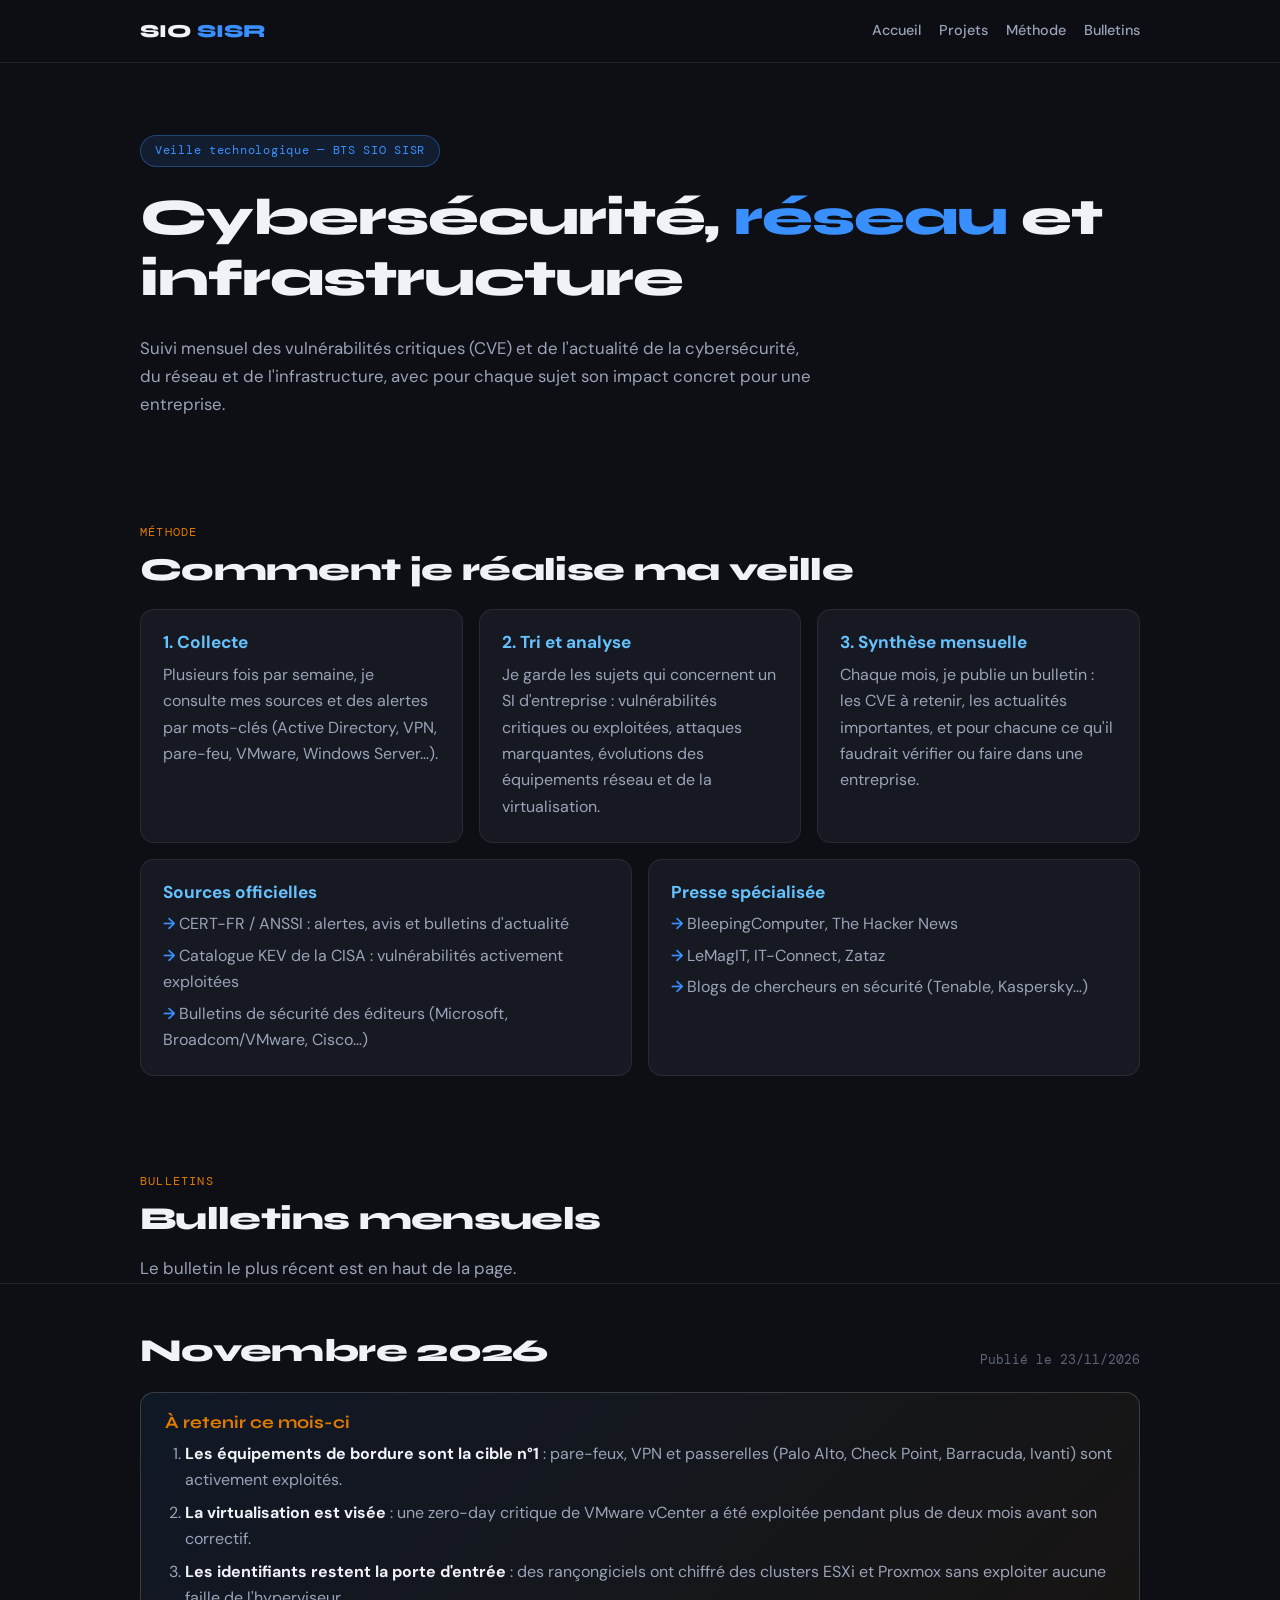
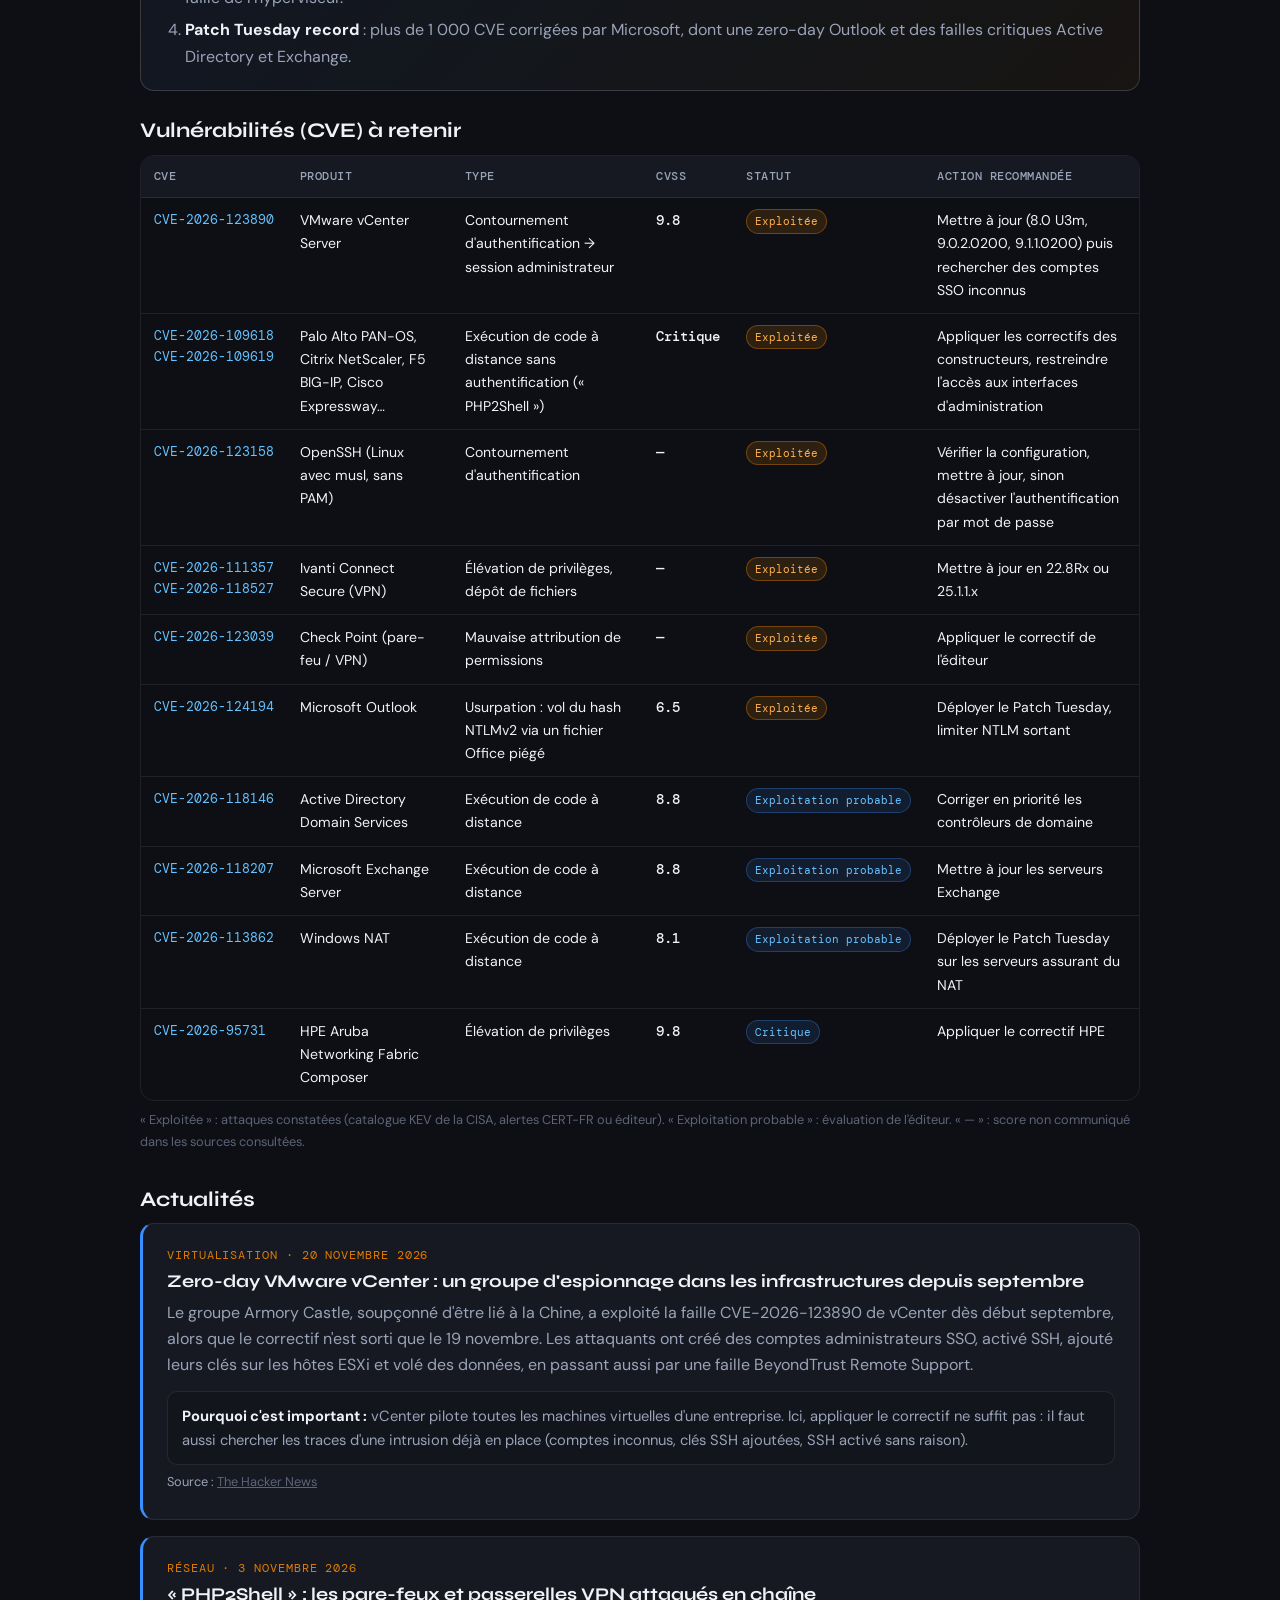
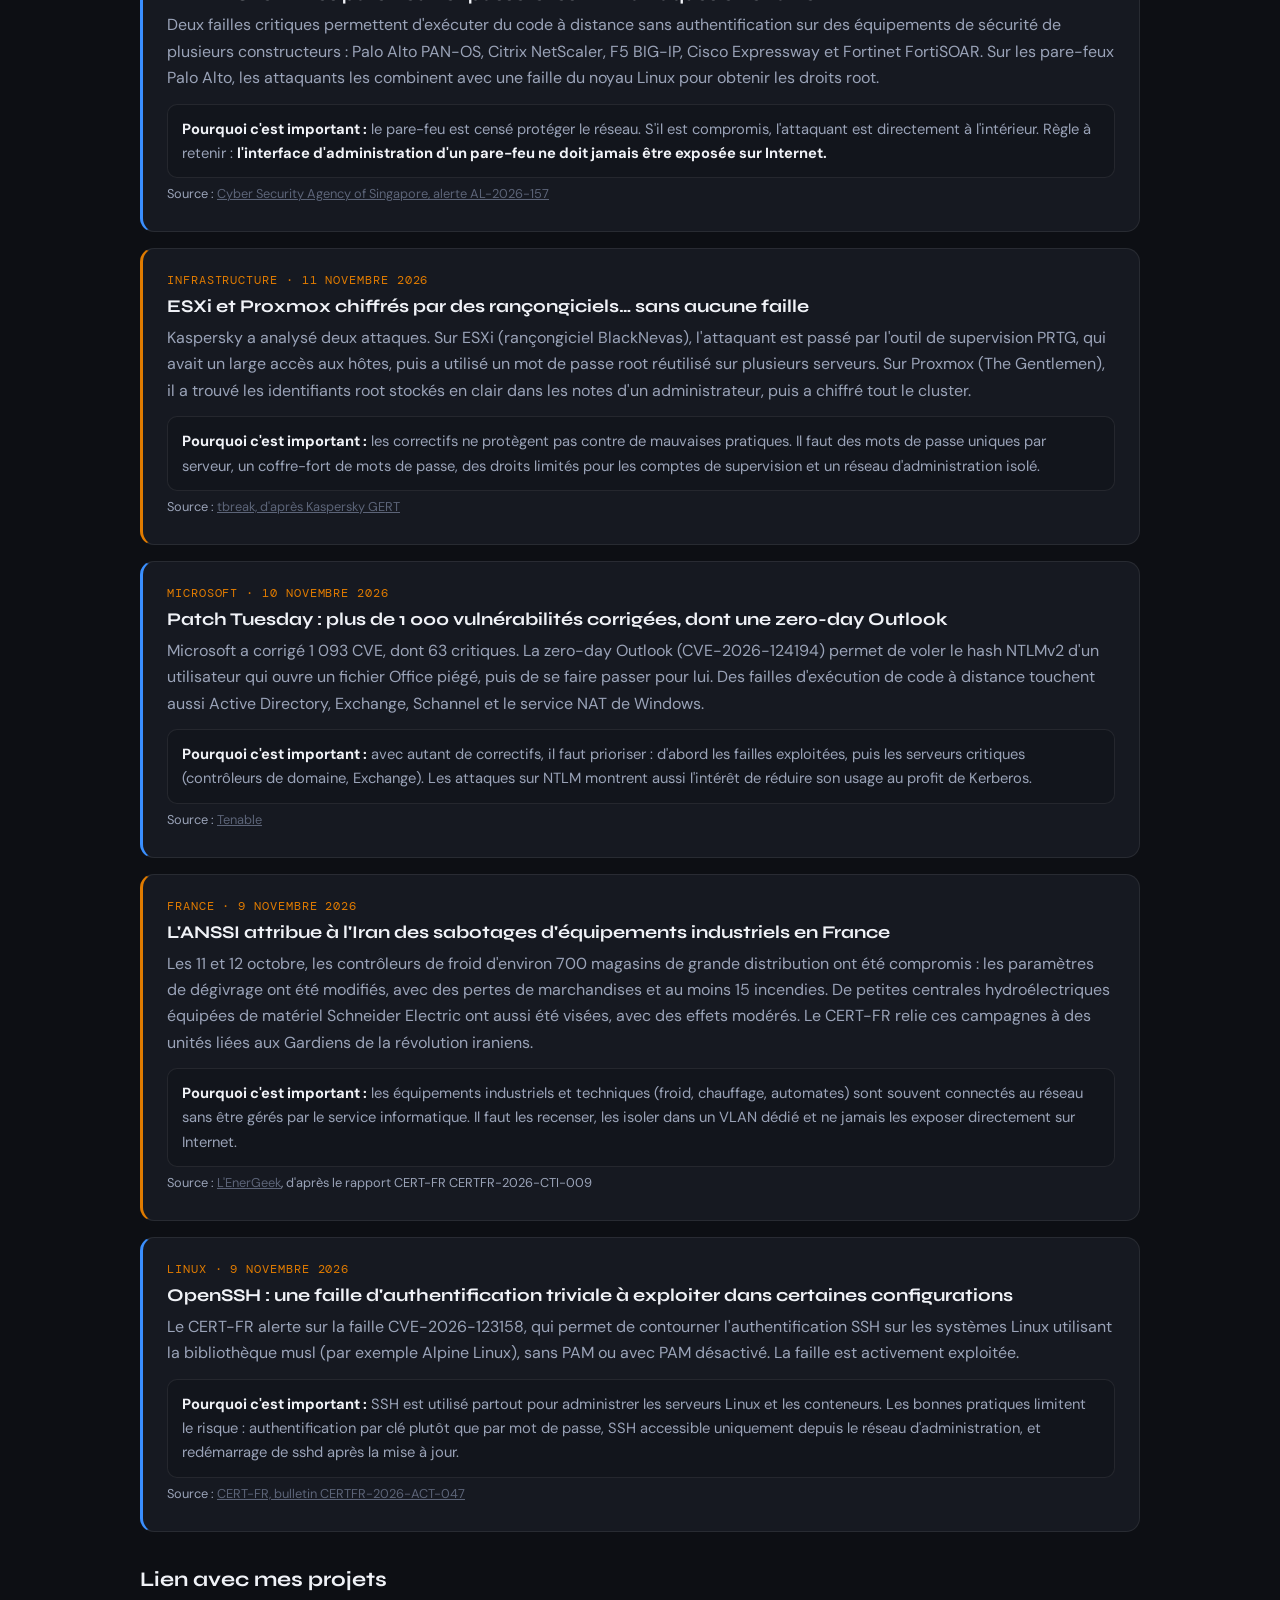
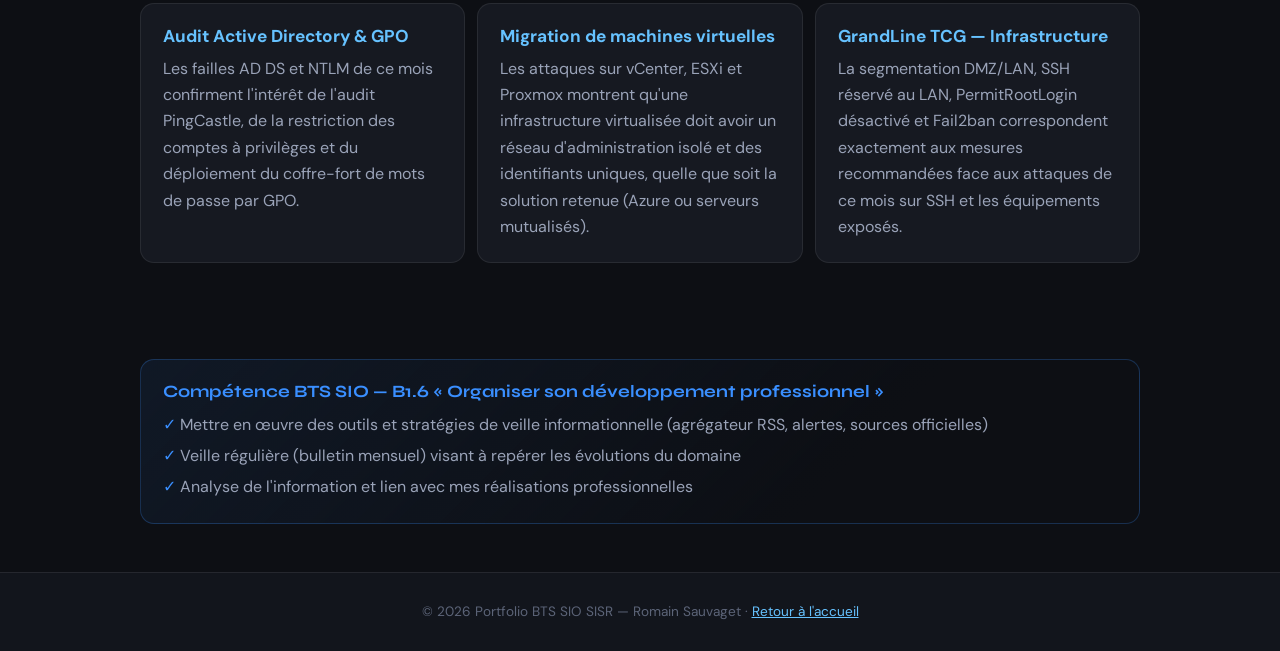
<file: veille.html>
<!DOCTYPE html>
<html lang="fr">
<head>
<meta charset="UTF-8">
<meta name="viewport" content="width=device-width, initial-scale=1.0">
<title>Veille technologique — Romain Sauvaget</title>
<meta name="description" content="Veille technologique BTS SIO SISR : vulnérabilités (CVE), cybersécurité, réseau et infrastructure.">
<link rel="preconnect" href="https://fonts.googleapis.com">
<link rel="preconnect" href="https://fonts.gstatic.com" crossorigin>
<link href="https://fonts.googleapis.com/css2?family=DM+Sans:wght@400;500;600&family=DM+Mono:wght@400;500&family=Syne:wght@700;800&display=swap" rel="stylesheet">
<style>
/* Palette adaptée aux daltoniens : bleu + orange + neutres */
:root{--bg:#0D0F14;--bg2:#12151C;--card:#161921;--card2:#1E2230;--border:rgba(255,255,255,.08);--border2:rgba(255,255,255,.16);--text:#F0F2F7;--muted:#9AA3B8;--dim:#5C6478;--accent:#3A8FFF;--accent3:#66C2FF;--accent2:#E07B00;--r:14px;--ff-head:"Syne",sans-serif;--ff-body:"DM Sans",system-ui,sans-serif;--ff-mono:"DM Mono",ui-monospace,monospace}
*{box-sizing:border-box}html{scroll-behavior:smooth}
body{margin:0;background:var(--bg);color:var(--text);font-family:var(--ff-body);line-height:1.65;overflow-x:hidden}
a{color:var(--accent3)}a:hover{color:#fff}
.container{width:min(1000px,100% - 32px);margin-inline:auto}
nav{position:sticky;top:0;z-index:10;background:rgba(13,15,20,.92);backdrop-filter:blur(14px);border-bottom:1px solid var(--border)}
nav .container{display:flex;align-items:center;justify-content:space-between;height:62px;gap:12px}
.logo{font-family:var(--ff-head);font-weight:800;font-size:1.15rem;color:var(--text);text-decoration:none}.logo span{color:var(--accent)}
.nav-links{display:flex;gap:18px;flex-wrap:wrap}.nav-links a{color:var(--muted);text-decoration:none;font-size:.9rem;font-weight:500}.nav-links a:hover{color:var(--text)}
header.hero{padding:72px 0 40px}
.tag{display:inline-block;font-family:var(--ff-mono);font-size:.75rem;letter-spacing:.06em;color:var(--accent);background:rgba(58,143,255,.12);border:1px solid rgba(58,143,255,.35);border-radius:99px;padding:5px 14px;margin-bottom:20px}
h1,h2,h3{line-height:1.2;margin:0 0 .5em}
h1,h2{font-family:var(--ff-head);font-weight:800;letter-spacing:-.02em}
h1{font-size:clamp(2rem,5vw,3.2rem)}h1 span{color:var(--accent)}
h2{font-size:clamp(1.5rem,3vw,2rem)}
h3{font-size:1.08rem}
.lead{color:var(--muted);font-size:1.05rem;max-width:680px}
.sec-tag{font-family:var(--ff-mono);font-size:.75rem;color:var(--accent2);letter-spacing:.1em;text-transform:uppercase;margin-bottom:.5rem}
section{padding:48px 0}
.grid{display:grid;gap:16px;grid-template-columns:repeat(auto-fit,minmax(260px,1fr))}
.card{background:var(--card);border:1px solid var(--border);border-radius:var(--r);padding:22px}
.card p{margin:.4em 0 0;color:var(--muted)}
.card h3{color:var(--accent3)}
ul.arrow{list-style:none;padding:0;margin:.5em 0 0;display:grid;gap:5px;color:var(--muted)}
ul.arrow li::before{content:"→ ";color:var(--accent);font-weight:600}
.bulletin{border-top:1px solid var(--border)}
.bulletin-head{display:flex;justify-content:space-between;align-items:flex-end;gap:12px;flex-wrap:wrap;margin-bottom:22px}
.bulletin-head .date{font-family:var(--ff-mono);font-size:.8rem;color:var(--dim)}
.keypoints{background:linear-gradient(135deg,rgba(58,143,255,.08),rgba(224,123,0,.05));border:1px solid var(--border2);border-radius:var(--r);padding:20px 24px;margin-bottom:28px}
.keypoints h3{font-family:var(--ff-head);color:var(--accent2);margin-bottom:.4em}
.keypoints ol{margin:0;padding-left:20px;color:var(--muted);display:grid;gap:6px}
.keypoints strong{color:var(--text)}
.table-wrap{overflow-x:auto;border:1px solid var(--border);border-radius:var(--r);margin-bottom:8px}
table{width:100%;border-collapse:collapse;font-size:.88rem;min-width:760px}
th,td{padding:11px 13px;border-bottom:1px solid var(--border);text-align:left;vertical-align:top}
th{background:var(--card);color:var(--muted);font-family:var(--ff-mono);font-size:.74rem;font-weight:500;letter-spacing:.04em;text-transform:uppercase}
tr:last-child td{border-bottom:0}
td.cve{font-family:var(--ff-mono);font-size:.8rem;white-space:nowrap;color:var(--accent3)}
td.score{font-family:var(--ff-mono);font-weight:500;white-space:nowrap}
.pill{display:inline-block;font-family:var(--ff-mono);font-size:.7rem;padding:2px 8px;border-radius:99px;white-space:nowrap}
.pill.exploit{background:rgba(224,123,0,.16);color:#FFB04D;border:1px solid rgba(224,123,0,.4)}
.pill.risk{background:rgba(58,143,255,.12);color:var(--accent3);border:1px solid rgba(58,143,255,.3)}
.note{font-size:.8rem;color:var(--dim);margin:6px 0 0}
.news{display:grid;gap:16px;margin-top:8px}
.item{background:var(--card);border:1px solid var(--border);border-left:3px solid var(--accent);border-radius:var(--r);padding:22px 24px}
.item.orange{border-left-color:var(--accent2)}
.item .meta{font-family:var(--ff-mono);font-size:.72rem;color:var(--accent2);text-transform:uppercase;letter-spacing:.08em;margin-bottom:6px}
.item h3{font-family:var(--ff-head);font-size:1.12rem;margin-bottom:.4em}
.item p{margin:.4em 0;color:var(--muted)}
.why{margin-top:12px;padding:12px 14px;background:var(--bg2);border-radius:10px;border:1px solid var(--border);font-size:.92rem;color:var(--muted)}
.why b{color:var(--text)}
.src{font-size:.8rem;color:var(--dim);margin-top:10px}
.src a{color:var(--dim)}
.links{display:grid;gap:12px;grid-template-columns:repeat(auto-fit,minmax(280px,1fr))}
.bts{background:linear-gradient(135deg,rgba(58,143,255,.08),var(--bg) 70%);border:1px solid rgba(58,143,255,.25);border-radius:var(--r);padding:22px}
.bts h3{color:var(--accent);font-family:var(--ff-head)}
.bts ul{list-style:none;padding:0;margin:.5em 0 0;display:grid;gap:5px;color:var(--muted)}
.bts li::before{content:"✓ ";color:var(--accent);font-weight:700}
ol.sources{color:var(--muted);font-size:.85rem;padding-left:20px;display:grid;gap:4px}
footer{border-top:1px solid var(--border);padding:28px 0;text-align:center;color:var(--dim);font-size:.85rem;background:var(--bg2)}
@media(max-width:600px){header.hero{padding:48px 0 24px}.item{padding:18px}}
</style>
</head>
<body>
<nav>
  <div class="container">
    <a class="logo" href="index.html">SIO <span>SISR</span></a>
    <div class="nav-links">
      <a href="index.html">Accueil</a>
      <a href="index.html#projets">Projets</a>
      <a href="#methode">Méthode</a>
      <a href="#bulletins">Bulletins</a>
    </div>
  </div>
</nav>

<header class="hero">
  <div class="container">
    <span class="tag">Veille technologique — BTS SIO SISR</span>
    <h1>Cybersécurité, <span>réseau</span> et infrastructure</h1>
    <p class="lead">Suivi mensuel des vulnérabilités critiques (CVE) et de l'actualité de la cybersécurité, du réseau et de l'infrastructure, avec pour chaque sujet son impact concret pour une entreprise.</p>
  </div>
</header>

<!-- ===================== MÉTHODE ===================== -->
<section id="methode">
  <div class="container">
    <div class="sec-tag">Méthode</div>
    <h2>Comment je réalise ma veille</h2>
    <div class="grid" style="margin-top:20px">
      <div class="card">
        <h3>1. Collecte</h3>
        <p>Plusieurs fois par semaine, je consulte mes sources et des alertes par mots-clés (Active Directory, VPN, pare-feu, VMware, Windows Server…).</p>
      </div>
      <div class="card">
        <h3>2. Tri et analyse</h3>
        <p>Je garde les sujets qui concernent un SI d'entreprise : vulnérabilités critiques ou exploitées, attaques marquantes, évolutions des équipements réseau et de la virtualisation.</p>
      </div>
      <div class="card">
        <h3>3. Synthèse mensuelle</h3>
        <p>Chaque mois, je publie un bulletin : les CVE à retenir, les actualités importantes, et pour chacune ce qu'il faudrait vérifier ou faire dans une entreprise.</p>
      </div>
    </div>
    <div class="grid" style="margin-top:16px">
      <div class="card">
        <h3>Sources officielles</h3>
        <ul class="arrow">
          <li>CERT-FR / ANSSI : alertes, avis et bulletins d'actualité</li>
          <li>Catalogue KEV de la CISA : vulnérabilités activement exploitées</li>
          <li>Bulletins de sécurité des éditeurs (Microsoft, Broadcom/VMware, Cisco…)</li>
        </ul>
      </div>
      <div class="card">
        <h3>Presse spécialisée</h3>
        <ul class="arrow">
          <li>BleepingComputer, The Hacker News</li>
          <li>LeMagIT, IT-Connect, Zataz</li>
          <li>Blogs de chercheurs en sécurité (Tenable, Kaspersky…)</li>
        </ul>
      </div>
    </div>
  </div>
</section>

<!-- ===================== BULLETINS ===================== -->
<section id="bulletins" style="padding-bottom:0">
  <div class="container">
    <div class="sec-tag">Bulletins</div>
    <h2>Bulletins mensuels</h2>
    <p class="lead" style="margin-bottom:0">Le bulletin le plus récent est en haut de la page.</p>
  </div>
</section>

<!-- ===== Bulletin : novembre 2026 ===== -->
<section class="bulletin" id="2026-11">
  <div class="container">
    <div class="bulletin-head">
      <h2 style="margin:0">Novembre 2026</h2>
      <span class="date">Publié le 23/11/2026</span>
    </div>

    <div class="keypoints">
      <h3>À retenir ce mois-ci</h3>
      <ol>
        <li><strong>Les équipements de bordure sont la cible n°1</strong> : pare-feux, VPN et passerelles (Palo Alto, Check Point, Barracuda, Ivanti) sont activement exploités.</li>
        <li><strong>La virtualisation est visée</strong> : une zero-day critique de VMware vCenter a été exploitée pendant plus de deux mois avant son correctif.</li>
        <li><strong>Les identifiants restent la porte d'entrée</strong> : des rançongiciels ont chiffré des clusters ESXi et Proxmox sans exploiter aucune faille de l'hyperviseur.</li>
        <li><strong>Patch Tuesday record</strong> : plus de 1 000 CVE corrigées par Microsoft, dont une zero-day Outlook et des failles critiques Active Directory et Exchange.</li>
      </ol>
    </div>

    <h3 style="font-family:var(--ff-head);font-size:1.3rem;margin-top:8px">Vulnérabilités (CVE) à retenir</h3>
    <div class="table-wrap">
      <table>
        <thead><tr><th>CVE</th><th>Produit</th><th>Type</th><th>CVSS</th><th>Statut</th><th>Action recommandée</th></tr></thead>
        <tbody>
          <tr><td class="cve">CVE-2026-123890</td><td>VMware vCenter Server</td><td>Contournement d'authentification → session administrateur</td><td class="score">9.8</td><td><span class="pill exploit">Exploitée</span></td><td>Mettre à jour (8.0 U3m, 9.0.2.0200, 9.1.1.0200) puis rechercher des comptes SSO inconnus</td></tr>
          <tr><td class="cve">CVE-2026-109618<br>CVE-2026-109619</td><td>Palo Alto PAN-OS, Citrix NetScaler, F5 BIG-IP, Cisco Expressway…</td><td>Exécution de code à distance sans authentification (« PHP2Shell »)</td><td class="score">Critique</td><td><span class="pill exploit">Exploitée</span></td><td>Appliquer les correctifs des constructeurs, restreindre l'accès aux interfaces d'administration</td></tr>
          <tr><td class="cve">CVE-2026-123158</td><td>OpenSSH (Linux avec musl, sans PAM)</td><td>Contournement d'authentification</td><td class="score">—</td><td><span class="pill exploit">Exploitée</span></td><td>Vérifier la configuration, mettre à jour, sinon désactiver l'authentification par mot de passe</td></tr>
          <tr><td class="cve">CVE-2026-111357<br>CVE-2026-118527</td><td>Ivanti Connect Secure (VPN)</td><td>Élévation de privilèges, dépôt de fichiers</td><td class="score">—</td><td><span class="pill exploit">Exploitée</span></td><td>Mettre à jour en 22.8Rx ou 25.1.1.x</td></tr>
          <tr><td class="cve">CVE-2026-123039</td><td>Check Point (pare-feu / VPN)</td><td>Mauvaise attribution de permissions</td><td class="score">—</td><td><span class="pill exploit">Exploitée</span></td><td>Appliquer le correctif de l'éditeur</td></tr>
          <tr><td class="cve">CVE-2026-124194</td><td>Microsoft Outlook</td><td>Usurpation : vol du hash NTLMv2 via un fichier Office piégé</td><td class="score">6.5</td><td><span class="pill exploit">Exploitée</span></td><td>Déployer le Patch Tuesday, limiter NTLM sortant</td></tr>
          <tr><td class="cve">CVE-2026-118146</td><td>Active Directory Domain Services</td><td>Exécution de code à distance</td><td class="score">8.8</td><td><span class="pill risk">Exploitation probable</span></td><td>Corriger en priorité les contrôleurs de domaine</td></tr>
          <tr><td class="cve">CVE-2026-118207</td><td>Microsoft Exchange Server</td><td>Exécution de code à distance</td><td class="score">8.8</td><td><span class="pill risk">Exploitation probable</span></td><td>Mettre à jour les serveurs Exchange</td></tr>
          <tr><td class="cve">CVE-2026-113862</td><td>Windows NAT</td><td>Exécution de code à distance</td><td class="score">8.1</td><td><span class="pill risk">Exploitation probable</span></td><td>Déployer le Patch Tuesday sur les serveurs assurant du NAT</td></tr>
          <tr><td class="cve">CVE-2026-95731</td><td>HPE Aruba Networking Fabric Composer</td><td>Élévation de privilèges</td><td class="score">9.8</td><td><span class="pill risk">Critique</span></td><td>Appliquer le correctif HPE</td></tr>
        </tbody>
      </table>
    </div>
    <p class="note">« Exploitée » : attaques constatées (catalogue KEV de la CISA, alertes CERT-FR ou éditeur). « Exploitation probable » : évaluation de l'éditeur. « — » : score non communiqué dans les sources consultées.</p>

    <h3 style="font-family:var(--ff-head);font-size:1.3rem;margin-top:36px">Actualités</h3>
    <div class="news">

      <article class="item">
        <div class="meta">Virtualisation · 20 novembre 2026</div>
        <h3>Zero-day VMware vCenter : un groupe d'espionnage dans les infrastructures depuis septembre</h3>
        <p>Le groupe Armory Castle, soupçonné d'être lié à la Chine, a exploité la faille CVE-2026-123890 de vCenter dès début septembre, alors que le correctif n'est sorti que le 19 novembre. Les attaquants ont créé des comptes administrateurs SSO, activé SSH, ajouté leurs clés sur les hôtes ESXi et volé des données, en passant aussi par une faille BeyondTrust Remote Support.</p>
        <div class="why"><b>Pourquoi c'est important :</b> vCenter pilote toutes les machines virtuelles d'une entreprise. Ici, appliquer le correctif ne suffit pas : il faut aussi chercher les traces d'une intrusion déjà en place (comptes inconnus, clés SSH ajoutées, SSH activé sans raison).</div>
        <p class="src">Source : <a href="https://thehackernews.com/2026/11/china-linked-hackers-exploit-critical.html">The Hacker News</a></p>
      </article>

      <article class="item">
        <div class="meta">Réseau · 3 novembre 2026</div>
        <h3>« PHP2Shell » : les pare-feux et passerelles VPN attaqués en chaîne</h3>
        <p>Deux failles critiques permettent d'exécuter du code à distance sans authentification sur des équipements de sécurité de plusieurs constructeurs : Palo Alto PAN-OS, Citrix NetScaler, F5 BIG-IP, Cisco Expressway et Fortinet FortiSOAR. Sur les pare-feux Palo Alto, les attaquants les combinent avec une faille du noyau Linux pour obtenir les droits root.</p>
        <div class="why"><b>Pourquoi c'est important :</b> le pare-feu est censé protéger le réseau. S'il est compromis, l'attaquant est directement à l'intérieur. Règle à retenir : <b>l'interface d'administration d'un pare-feu ne doit jamais être exposée sur Internet.</b></div>
        <p class="src">Source : <a href="https://www.csa.gov.sg/alerts-and-advisories/alerts/al-2026-157/">Cyber Security Agency of Singapore, alerte AL-2026-157</a></p>
      </article>

      <article class="item orange">
        <div class="meta">Infrastructure · 11 novembre 2026</div>
        <h3>ESXi et Proxmox chiffrés par des rançongiciels… sans aucune faille</h3>
        <p>Kaspersky a analysé deux attaques. Sur ESXi (rançongiciel BlackNevas), l'attaquant est passé par l'outil de supervision PRTG, qui avait un large accès aux hôtes, puis a utilisé un mot de passe root réutilisé sur plusieurs serveurs. Sur Proxmox (The Gentlemen), il a trouvé les identifiants root stockés en clair dans les notes d'un administrateur, puis a chiffré tout le cluster.</p>
        <div class="why"><b>Pourquoi c'est important :</b> les correctifs ne protègent pas contre de mauvaises pratiques. Il faut des mots de passe uniques par serveur, un coffre-fort de mots de passe, des droits limités pour les comptes de supervision et un réseau d'administration isolé.</div>
        <p class="src">Source : <a href="https://tbreak.com/esxi-proxmox-ransomware-no-hypervisor-flaw/">tbreak, d'après Kaspersky GERT</a></p>
      </article>

      <article class="item">
        <div class="meta">Microsoft · 10 novembre 2026</div>
        <h3>Patch Tuesday : plus de 1 000 vulnérabilités corrigées, dont une zero-day Outlook</h3>
        <p>Microsoft a corrigé 1 093 CVE, dont 63 critiques. La zero-day Outlook (CVE-2026-124194) permet de voler le hash NTLMv2 d'un utilisateur qui ouvre un fichier Office piégé, puis de se faire passer pour lui. Des failles d'exécution de code à distance touchent aussi Active Directory, Exchange, Schannel et le service NAT de Windows.</p>
        <div class="why"><b>Pourquoi c'est important :</b> avec autant de correctifs, il faut prioriser : d'abord les failles exploitées, puis les serveurs critiques (contrôleurs de domaine, Exchange). Les attaques sur NTLM montrent aussi l'intérêt de réduire son usage au profit de Kerberos.</div>
        <p class="src">Source : <a href="https://www.tenable.com/blog/microsoft-november-2026-patch-tuesday-addresses-1093-cves-cve-2026-124194">Tenable</a></p>
      </article>

      <article class="item orange">
        <div class="meta">France · 9 novembre 2026</div>
        <h3>L'ANSSI attribue à l'Iran des sabotages d'équipements industriels en France</h3>
        <p>Les 11 et 12 octobre, les contrôleurs de froid d'environ 700 magasins de grande distribution ont été compromis : les paramètres de dégivrage ont été modifiés, avec des pertes de marchandises et au moins 15 incendies. De petites centrales hydroélectriques équipées de matériel Schneider Electric ont aussi été visées, avec des effets modérés. Le CERT-FR relie ces campagnes à des unités liées aux Gardiens de la révolution iraniens.</p>
        <div class="why"><b>Pourquoi c'est important :</b> les équipements industriels et techniques (froid, chauffage, automates) sont souvent connectés au réseau sans être gérés par le service informatique. Il faut les recenser, les isoler dans un VLAN dédié et ne jamais les exposer directement sur Internet.</div>
        <p class="src">Source : <a href="https://lenergeek.com/2026/11/20/cyberattaque-petites-centrales-hydroelectriques-anssi-iran-novembre-2026-1633/">L'EnerGeek</a>, d'après le rapport CERT-FR CERTFR-2026-CTI-009</p>
      </article>

      <article class="item">
        <div class="meta">Linux · 9 novembre 2026</div>
        <h3>OpenSSH : une faille d'authentification triviale à exploiter dans certaines configurations</h3>
        <p>Le CERT-FR alerte sur la faille CVE-2026-123158, qui permet de contourner l'authentification SSH sur les systèmes Linux utilisant la bibliothèque musl (par exemple Alpine Linux), sans PAM ou avec PAM désactivé. La faille est activement exploitée.</p>
        <div class="why"><b>Pourquoi c'est important :</b> SSH est utilisé partout pour administrer les serveurs Linux et les conteneurs. Les bonnes pratiques limitent le risque : authentification par clé plutôt que par mot de passe, SSH accessible uniquement depuis le réseau d'administration, et redémarrage de sshd après la mise à jour.</div>
        <p class="src">Source : <a href="https://www.cert.cyber.gouv.fr/actualite/CERTFR-2026-ACT-047">CERT-FR, bulletin CERTFR-2026-ACT-047</a></p>
      </article>

    </div>

    <h3 style="font-family:var(--ff-head);font-size:1.3rem;margin-top:36px">Lien avec mes projets</h3>
    <div class="links">
      <div class="card"><h3>Audit Active Directory &amp; GPO</h3><p>Les failles AD DS et NTLM de ce mois confirment l'intérêt de l'audit PingCastle, de la restriction des comptes à privilèges et du déploiement du coffre-fort de mots de passe par GPO.</p></div>
      <div class="card"><h3>Migration de machines virtuelles</h3><p>Les attaques sur vCenter, ESXi et Proxmox montrent qu'une infrastructure virtualisée doit avoir un réseau d'administration isolé et des identifiants uniques, quelle que soit la solution retenue (Azure ou serveurs mutualisés).</p></div>
      <div class="card"><h3>GrandLine TCG — Infrastructure</h3><p>La segmentation DMZ/LAN, SSH réservé au LAN, PermitRootLogin désactivé et Fail2ban correspondent exactement aux mesures recommandées face aux attaques de ce mois sur SSH et les équipements exposés.</p></div>
    </div>
  </div>
</section>

<!-- ===================== COMPÉTENCES ===================== -->
<section>
  <div class="container">
    <div class="bts">
      <h3>Compétence BTS SIO — B1.6 « Organiser son développement professionnel »</h3>
      <ul>
        <li>Mettre en œuvre des outils et stratégies de veille informationnelle (agrégateur RSS, alertes, sources officielles)</li>
        <li>Veille régulière (bulletin mensuel) visant à repérer les évolutions du domaine</li>
        <li>Analyse de l'information et lien avec mes réalisations professionnelles</li>
      </ul>
    </div>
  </div>
</section>

<footer>© 2026 Portfolio BTS SIO SISR — Romain Sauvaget · <a href="index.html">Retour à l'accueil</a></footer>
</body>
</html>
</file>
